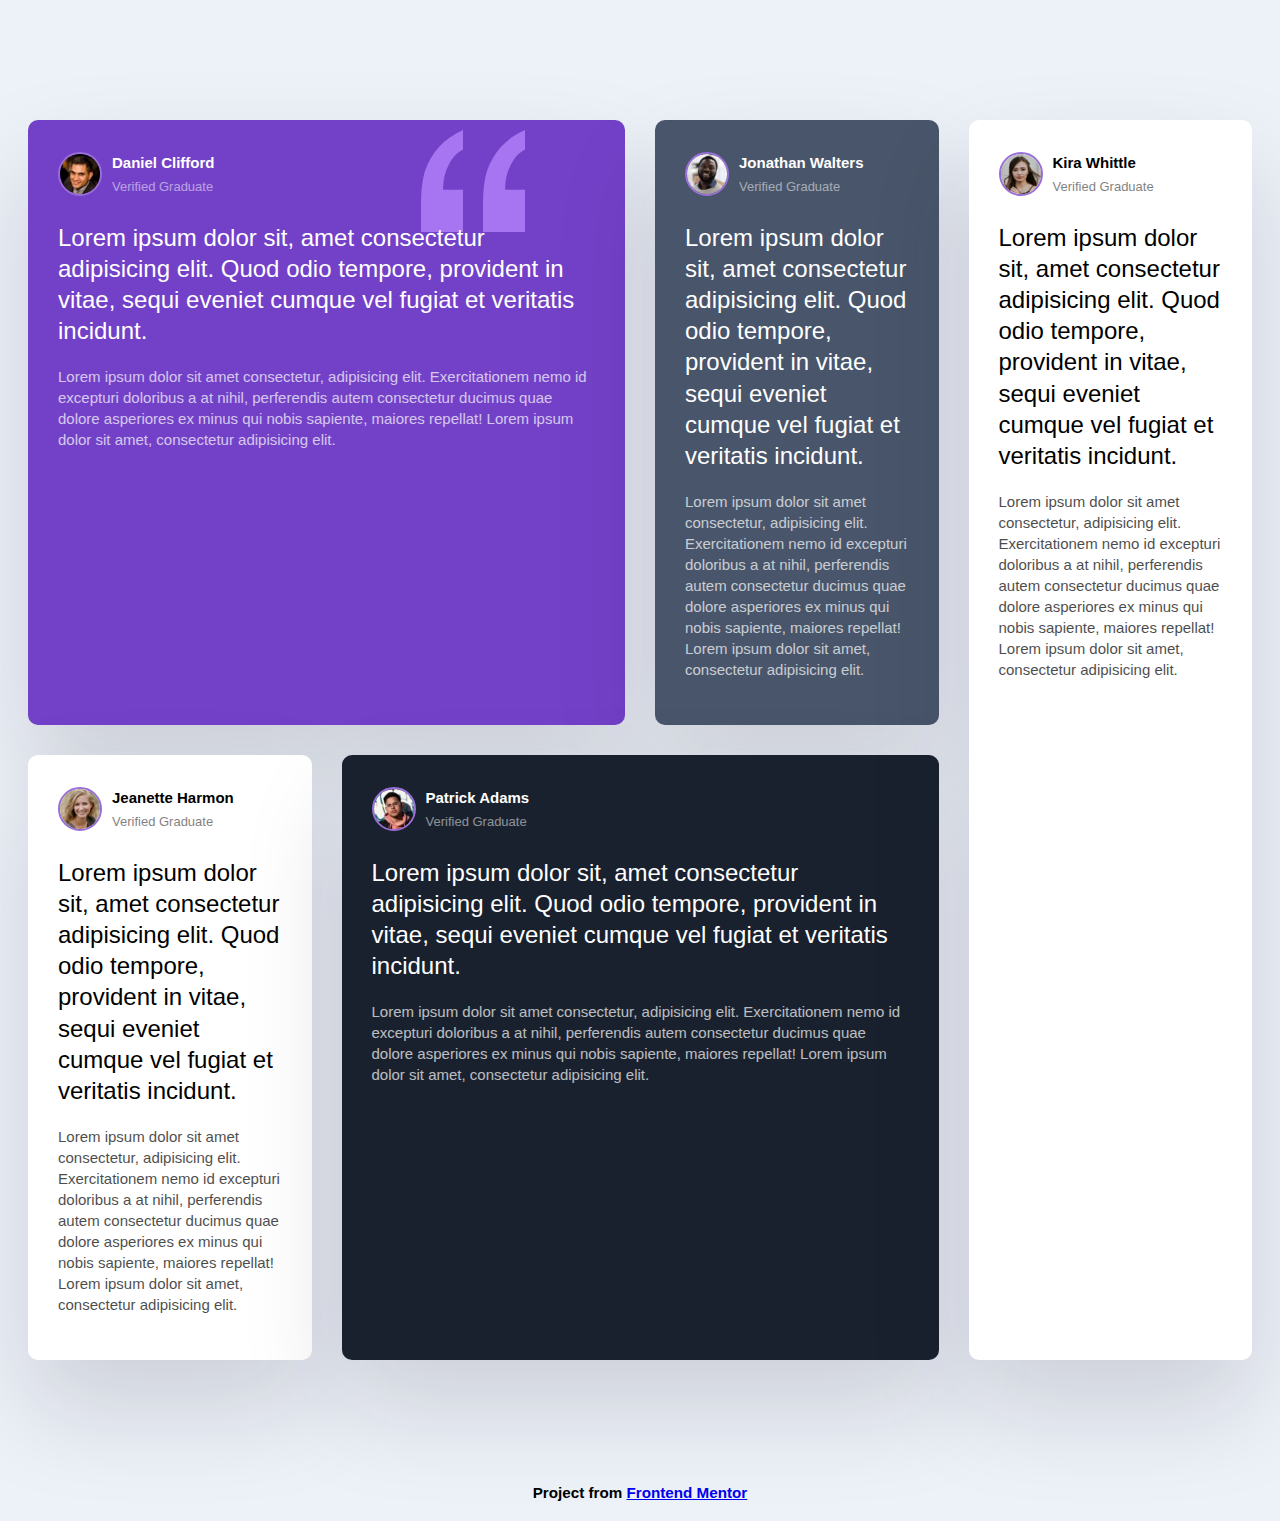
<file: project/index.html>
<!DOCTYPE html>
<html lang="en">
  <head>
    <meta charset="UTF-8" />
    <meta name="viewport" content="width=device-width, initial-scale=1.0" />
    <link rel="stylesheet" href="styles.css" />
    <title>Testimonials</title>
  </head>
  <body>
    <div class="testimonials">
      <div class="card card--bg-purple">
        <header class="card__header">
          <img src="images/image-daniel.jpg" class="card__img" alt="" />
          <div>
            <h3>Daniel Clifford</h3>
            <p>Verified Graduate</p>
          </div>
        </header>
        <p class="card__lead">
          Lorem ipsum dolor sit, amet consectetur adipisicing elit. Quod odio
          tempore, provident in vitae, sequi eveniet cumque vel fugiat et
          veritatis incidunt.
        </p>
        <p class="card__quote">
          Lorem ipsum dolor sit amet consectetur, adipisicing elit.
          Exercitationem nemo id excepturi doloribus a at nihil, perferendis
          autem consectetur ducimus quae dolore asperiores ex minus qui nobis
          sapiente, maiores repellat! Lorem ipsum dolor sit amet, consectetur
          adipisicing elit.
        </p>
      </div>

      <div class="card card--bg-gray-blue">
        <header class="card__header">
          <img src="images/image-jonathan.jpg" class="card__img" alt="" />
          <div>
            <h3>Jonathan Walters</h3>
            <p>Verified Graduate</p>
          </div>
        </header>
        <p class="card__lead">
          Lorem ipsum dolor sit, amet consectetur adipisicing elit. Quod odio
          tempore, provident in vitae, sequi eveniet cumque vel fugiat et
          veritatis incidunt.
        </p>
        <p class="card__quote">
          Lorem ipsum dolor sit amet consectetur, adipisicing elit.
          Exercitationem nemo id excepturi doloribus a at nihil, perferendis
          autem consectetur ducimus quae dolore asperiores ex minus qui nobis
          sapiente, maiores repellat! Lorem ipsum dolor sit amet, consectetur
          adipisicing elit.
        </p>
      </div>

      <div class="card">
        <header class="card__header">
          <img src="images/image-jeanette.jpg" class="card__img" alt="" />
          <div>
            <h3>Jeanette Harmon</h3>
            <p>Verified Graduate</p>
          </div>
        </header>
        <p class="card__lead">
          Lorem ipsum dolor sit, amet consectetur adipisicing elit. Quod odio
          tempore, provident in vitae, sequi eveniet cumque vel fugiat et
          veritatis incidunt.
        </p>
        <p class="card__quote">
          Lorem ipsum dolor sit amet consectetur, adipisicing elit.
          Exercitationem nemo id excepturi doloribus a at nihil, perferendis
          autem consectetur ducimus quae dolore asperiores ex minus qui nobis
          sapiente, maiores repellat! Lorem ipsum dolor sit amet, consectetur
          adipisicing elit.
        </p>
      </div>

      <div class="card card--bg-black-blue">
        <header class="card__header">
          <img src="images/image-patrick.jpg" class="card__img" alt="" />
          <div>
            <h3>Patrick Adams</h3>
            <p>Verified Graduate</p>
          </div>
        </header>
        <p class="card__lead">
          Lorem ipsum dolor sit, amet consectetur adipisicing elit. Quod odio
          tempore, provident in vitae, sequi eveniet cumque vel fugiat et
          veritatis incidunt.
        </p>
        <p class="card__quote">
          Lorem ipsum dolor sit amet consectetur, adipisicing elit.
          Exercitationem nemo id excepturi doloribus a at nihil, perferendis
          autem consectetur ducimus quae dolore asperiores ex minus qui nobis
          sapiente, maiores repellat! Lorem ipsum dolor sit amet, consectetur
          adipisicing elit.
        </p>
      </div>

      <div class="card">
        <header class="card__header">
          <img src="images/image-kira.jpg" class="card__img" alt="" />
          <div>
            <h3>Kira Whittle</h3>
            <p>Verified Graduate</p>
          </div>
        </header>
        <p class="card__lead">
          Lorem ipsum dolor sit, amet consectetur adipisicing elit. Quod odio
          tempore, provident in vitae, sequi eveniet cumque vel fugiat et
          veritatis incidunt.
        </p>
        <p class="card__quote">
          Lorem ipsum dolor sit amet consectetur, adipisicing elit.
          Exercitationem nemo id excepturi doloribus a at nihil, perferendis
          autem consectetur ducimus quae dolore asperiores ex minus qui nobis
          sapiente, maiores repellat! Lorem ipsum dolor sit amet, consectetur
          adipisicing elit.
        </p>
      </div>
    </div>

    <footer>
      <h3>
        Project from
        <a
          href="https://www.frontendmentor.io/challenges/testimonials-grid-section-Nnw6J7Un7"
          >Frontend Mentor</a
        >
      </h3>
    </footer>
  </body>
</html>
</file>
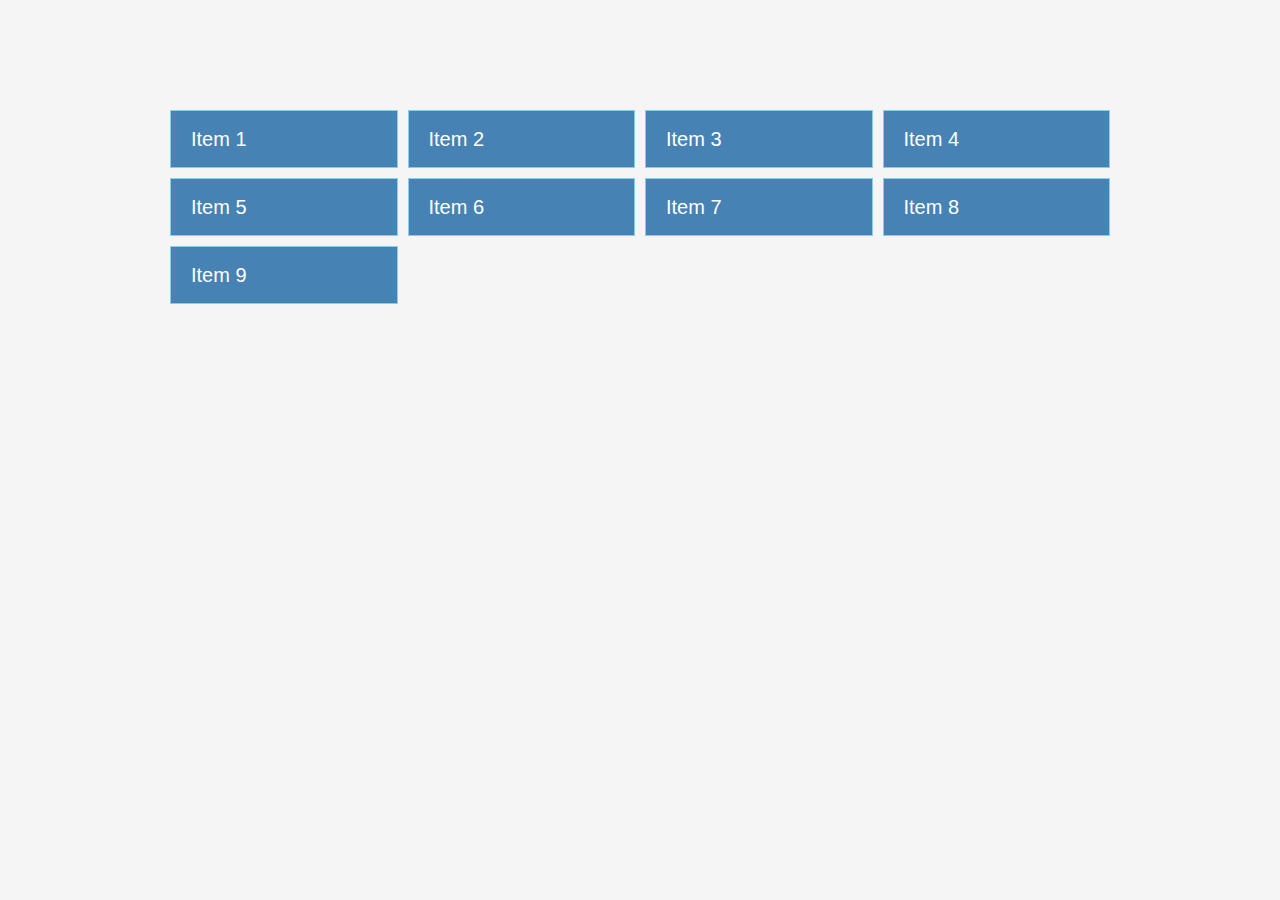
<file: sandbox/index.html>
<!DOCTYPE html>
<html lang="en">
  <head>
    <meta charset="UTF-8" />
    <meta name="viewport" content="width=device-width, initial-scale=1.0" />
    <link rel="stylesheet" href="styles.css" />
    <title>CSS Grid Crash Course</title>
  </head>
  <body>
    <div class="container">
      <div class="item">Item 1</div>
      <div class="item">Item 2</div>
      <div class="item">Item 3</div>
      <div class="item">Item 4</div>
      <div class="item">Item 5</div>
      <div class="item">Item 6</div>
      <div class="item">Item 7</div>
      <div class="item">Item 8</div>
      <div class="item">Item 9</div>
    </div>
  </body>
</html>
</file>
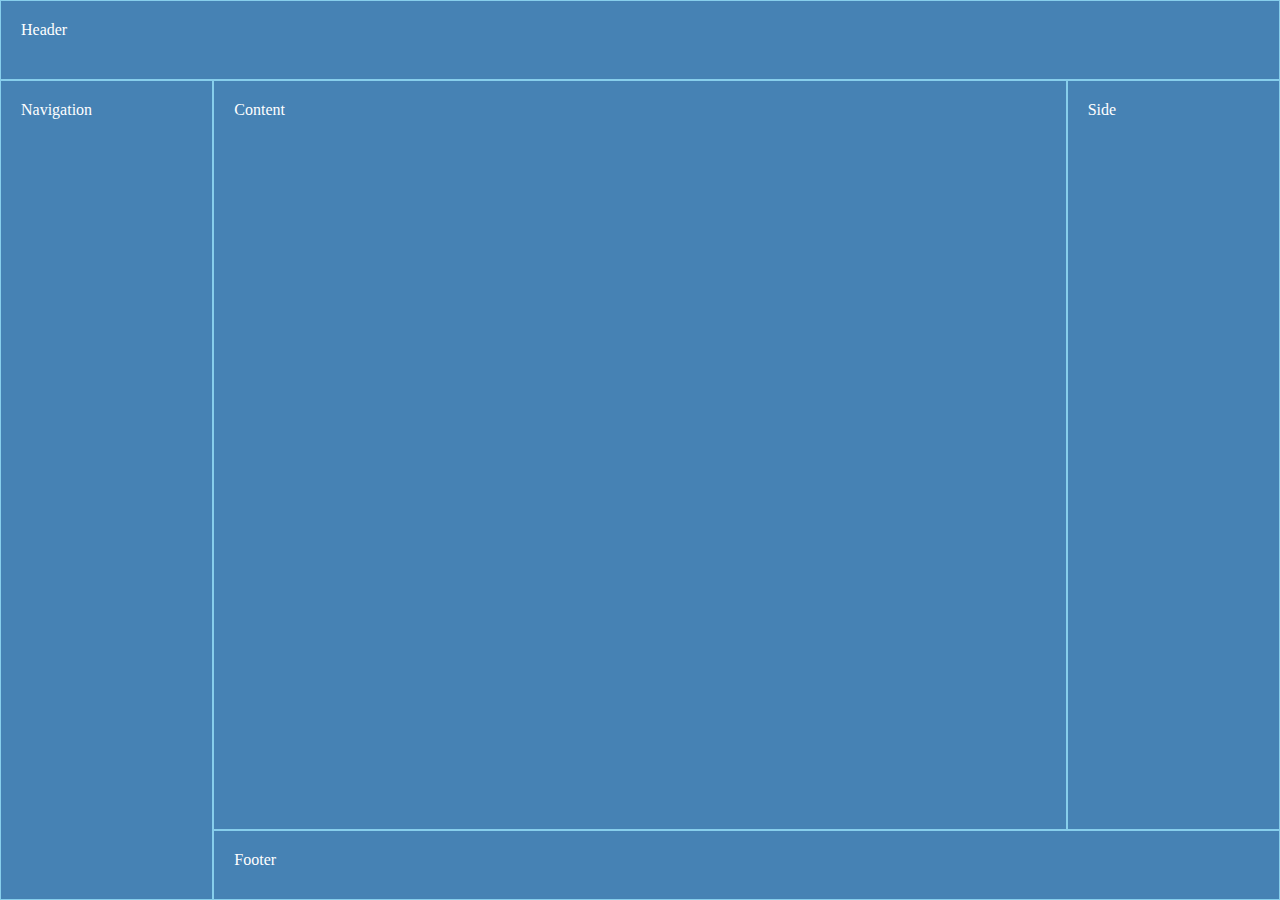
<file: sandbox/grid2.html>
<!DOCTYPE html>
<html lang="en">
  <head>
    <meta charset="UTF-8" />
    <meta name="viewport" content="width=device-width, initial-scale=1.0" />
    <link rel="stylesheet" href="grid2.css" />
    <title>CSS Grid Template Areas</title>
  </head>
  <body>
    <header>Header</header>
    <main>Content</main>
    <nav>Navigation</nav>
    <aside>Side</aside>
    <footer>Footer</footer>
  </body>
</html>
</file>
<file: project/styles.css>
@import url('https://fonts.googleapis.com/css2?family=Barlow+Semi+Condensed:ital,wght@0,100;0,200;0,300;0,400;0,500;0,600;0,700;0,800;0,900;1,100;1,200;1,300;1,400;1,500;1,600;1,700;1,800;1,900&display=swap')

* {
    box-sizing: border-box;
    margin: 0;
    padding: 0;
}

body {
    background: #edf2f8;
    font-family: 'Barlow Semi Condensed', sans-serif;
    line-height: 1.7;
    font-size: 13px;
}

.testimonials {
    max-width: 1440px;
    margin: 100px auto;
    padding: 20px;
    display: grid;
    grid-template-columns: repeat(4, 1fr);
    gap: 30px;
}

.card {
    background-color: white;
    border-radius: 10px;
    padding: 30px;
    box-shadow: rgba(17, 12, 46, 0.15) 0px 48px 100px 0px;
}

.card__header {
    display: flex;
    align-items: center;
    margin-bottom: 10px;
}

.card__header h3 {
    font-size: 15px;
    margin: 0;
}

.card__header p {
    opacity: 50%;
    margin: 0;
}

.card__img {
    width: 40px;
    height: 40px;
    border-radius: 50%;
    border: 2px solid #996ed9;
    margin-right: 10px;
}

.card__lead {
    font-size: 1.5rem;
    font-weight: 500;
    line-height: 1.3;
    margin-bottom: 20px;
}

.card__quote {
    font-size: 15px;
    font-weight: 500;
    line-height: 1.4;
    opacity: 70%;
}

.card--bg-purple {
    background: hsl(262, 55%, 52%);
    color: #fff;
    background-image: url(./images/bg-pattern-quotation.svg);
    background-repeat: no-repeat;
    background-position: top 10px right 100px;
}

.card--bg-gray-blue {
    background: hsl(217, 19%, 35%);
    color: #fff;
}

.card--bg-black-blue {
    background: hsl(219, 29%, 14%);
    color: #fff;
}

.card:nth-of-type(1) {
    grid-column: 1 / 3;
}

.card:nth-of-type(4) {
    grid-column: 2 / 4;
    grid-row: 2 / 3;
}

.card:nth-of-type(5) {
    grid-column: 4;
    grid-row: 1 / 3;
}

footer {
    text-align: center;
}

@media (max-width: 768px) {
    .testimonials {
        grid-template-columns: 1fr;
        width: 100%;

    }

    .card:nth-of-type(1) {
        grid-column: 1;
    }
    
    .card:nth-of-type(4) {
        grid-column: 1;
        grid-row: 4;
    }
    
    .card:nth-of-type(5) {
        grid-column: 1;
        grid-row: 5;
    }
}
</file>
<file: sandbox/styles.css>
* {
    box-sizing: border-box;
    padding: 0;
    margin: 0;
}

body {
    font-family: Arial, Helvetica, sans-serif;
    font-size: 16px;
    line-height: 16px;
    color: #333;
    background: #f5f5f5;
}

.container {
    max-width: 960px;
    margin: 100px auto;
    padding: 10px;
    display: grid;
    /* grid-template-columns: repeat(3, 1fr); */
    grid-template-columns: repeat(auto-fill, minmax(200px, 1fr));
    gap: 10px;

    /* align-items: end;
    justify-content: end */
    /* column-gap: 10px; */
    /* row-gap: 10px */
    /* grid-auto-rows: minmax(100px , auto); */
    /* grid-template-rows: repeat(3, 1fr) */
}

.item {
    background: steelblue;
    color: white;
    font-size: 20px;
    padding: 20px;
    border: 1px solid skyblue;
}

/* .item:nth-of-type(1) {
    background: black;
    grid-column: 1 / 3;
}

.item:nth-of-type(3) {
    background: #333;
    grid-row: 2 / 4;
}

.item:nth-of-type(4) {
    background: #333;
    grid-row: 2 / 4;
} */

@media (max-width: 500px) {
    .container {
        grid-template-columns: 1fr;
    }
}
</file>
<file: sandbox/grid2.css>
* {
    box-sizing: border-box;
    padding: 0;
    margin: 0;
}

body {
    font-family: Georgia, 'Times New Roman', Times, serif;
    font-size: 16px;
    height: 100vh;

    display: grid;
    grid-template-areas: none;
    grid-template-areas: 
    'header header header'
    'nav content sidebar'
    'nav footer footer';
    grid-template-columns: 1fr 4fr 1fr;
    grid-template-rows: 80px 1fr 70px;
}

header,
footer,
main,
aside,
nav {
    background-color: steelblue;
    color: white;
    padding: 20px;
    border: skyblue 1px solid;
}

header {
    grid-area: header;
}

nav {
    grid-area: nav;
}

main {
    grid-area: content;
}

aside {
    grid-area: sidebar;
}

footer {
    grid-area: footer;
}
</file>
